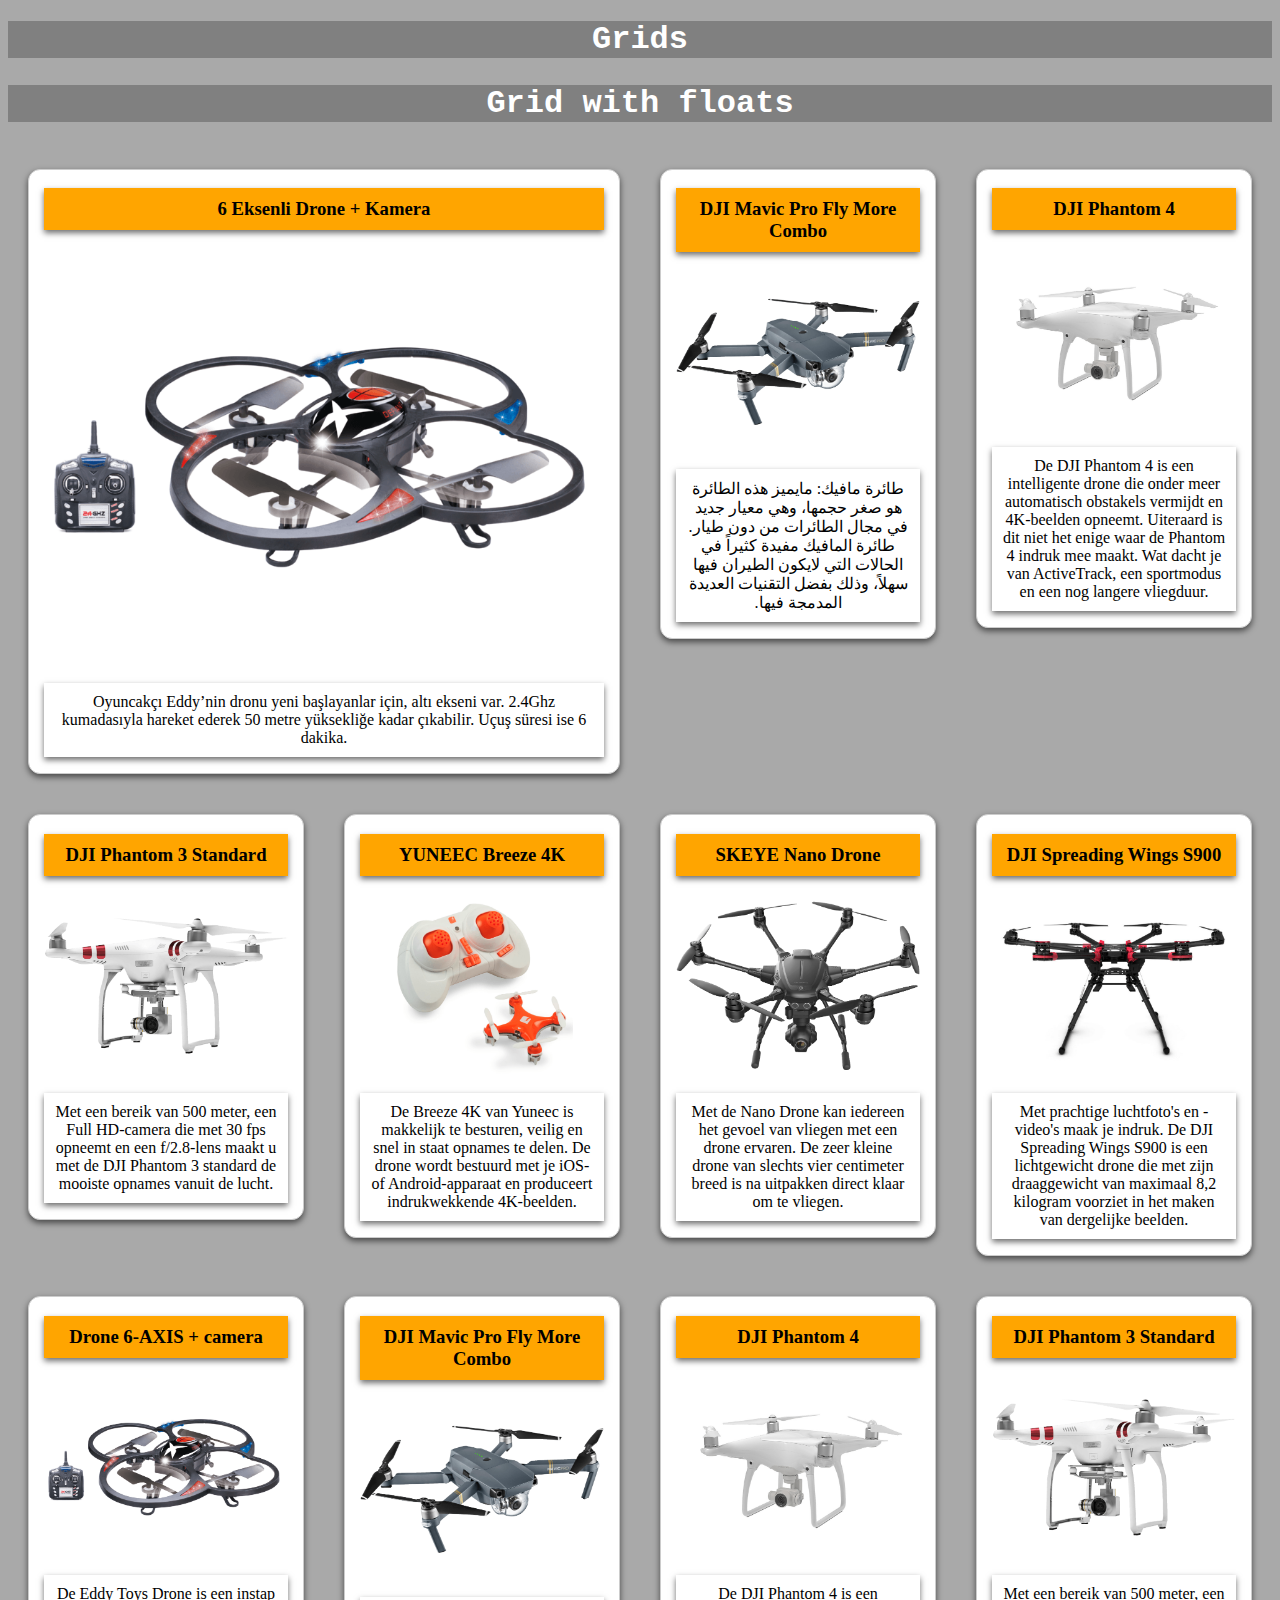
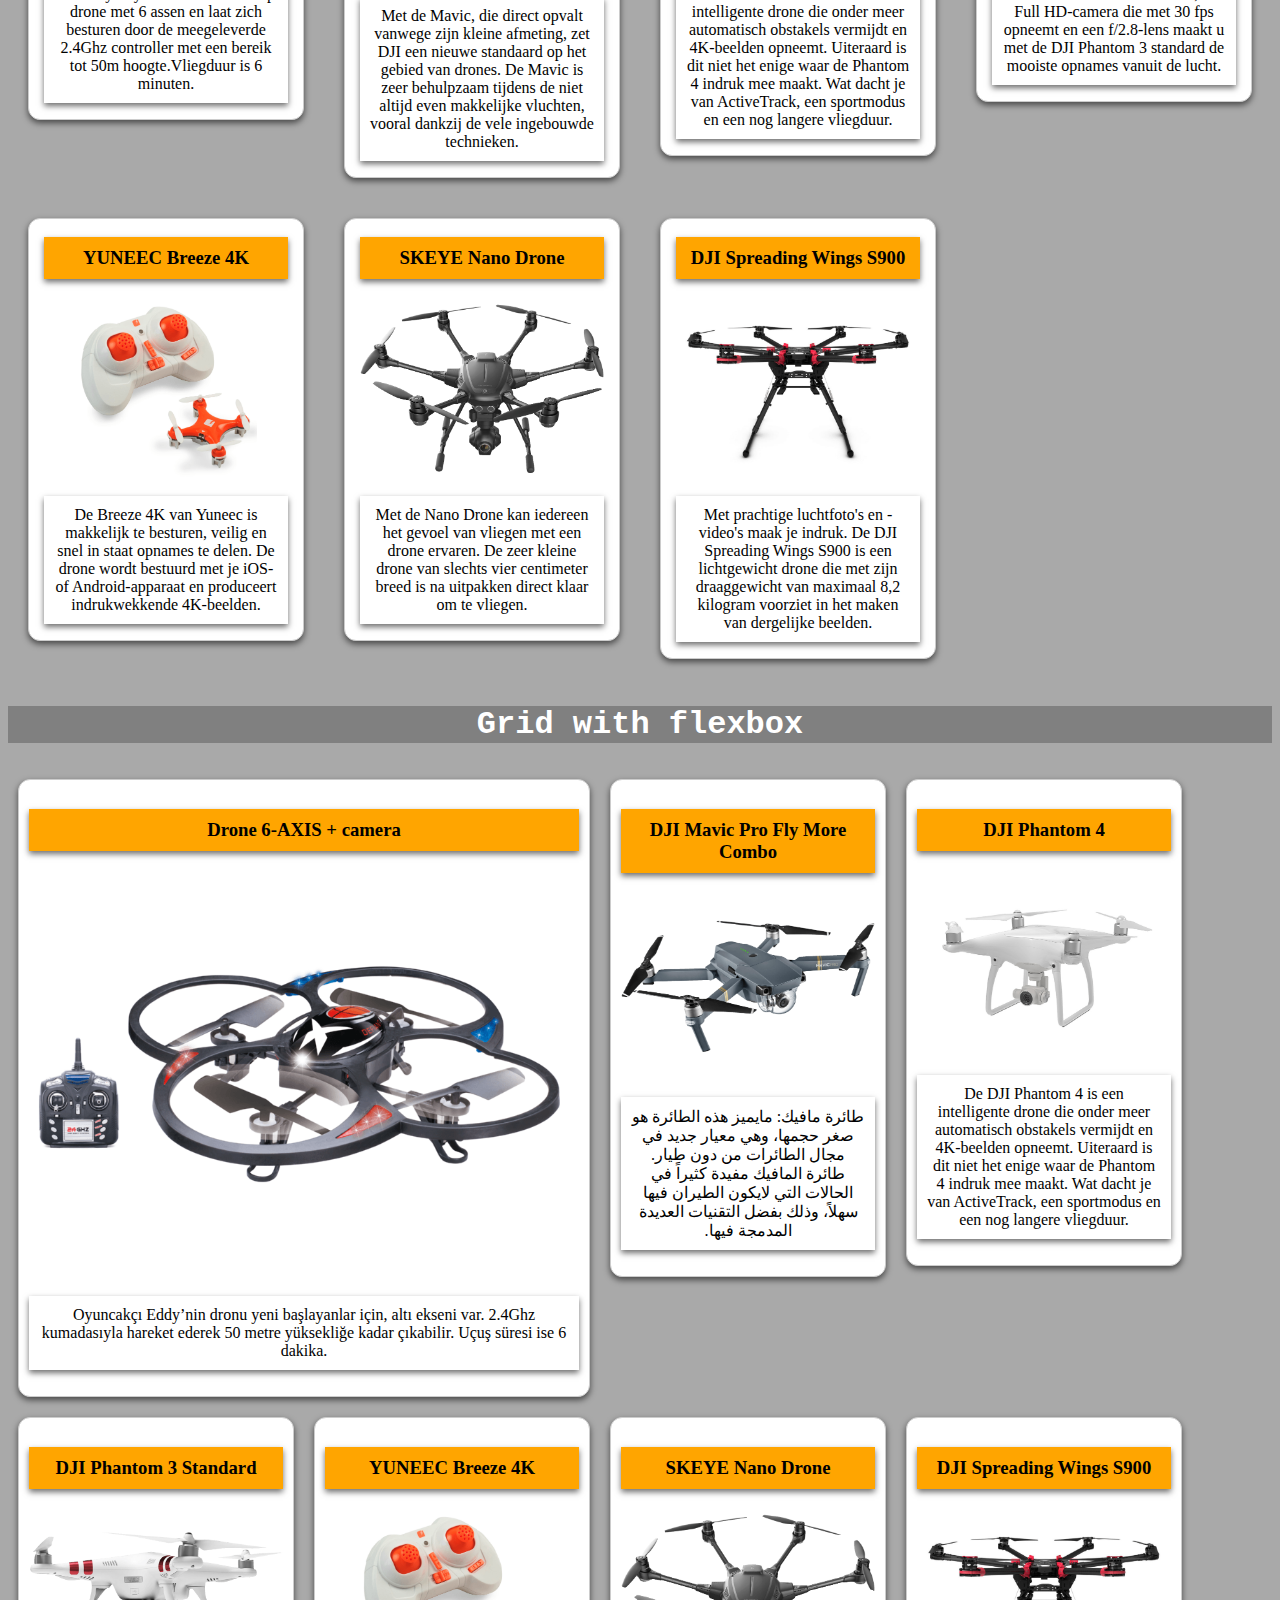
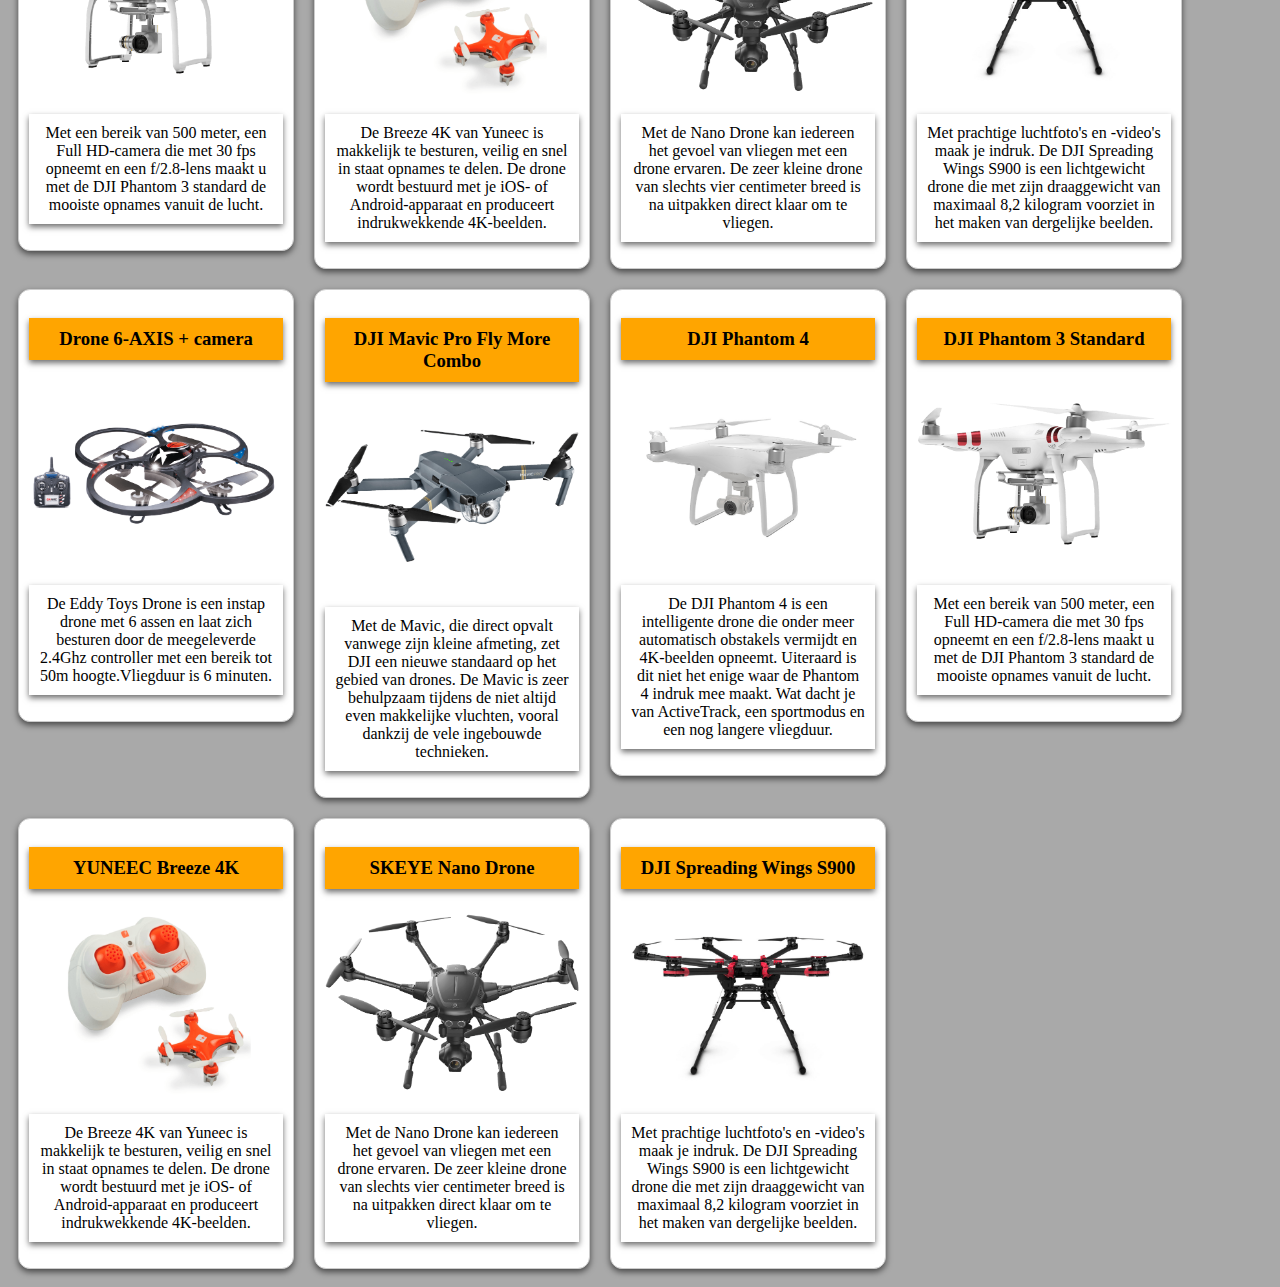
<file: Homework2/index.html>
<!doctype html>
<html>
    <head>
        <meta charset="utf-8">
        <meta name="viewport" content="width=device-width, initial-scale=1.0">
        <title>Grids</title>
        <link rel="stylesheet" href="style.css">
    </head>
    <body>
        <header>
            <h1>Grids</h1>
        </header>
        <main>
            <section>
                <h2>Grid with floats</h2>
                <ul id="grid-floats">
                    <li class="grid-item">
                        <h3>6 Eksenli Drone + Kamera</h3>
                        <img src="images/drone1.png">
                        <p>Oyuncakçı Eddy’nin dronu yeni başlayanlar için, altı ekseni var. 2.4Ghz kumadasıyla hareket ederek 50 metre yüksekliğe kadar çıkabilir. Uçuş süresi ise 6 dakika.</p>
                    </li>
                    <li class="grid-item">
                        <h3>DJI Mavic Pro Fly More Combo</h3>
                        <img src="images/drone2.png">
                         <p dir="rtl">طائرة مافيك: مايميز هذه الطائرة هو صغر حجمها، وهي معيار جديد في مجال الطائرات من دون طيار. طائرة المافيك مفيدة كثيراً في الحالات التي لايكون الطيران فيها سهلاً، وذلك بفضل التقنيات العديدة المدمجة فيها.</p>
                    </li>
                    <li class="grid-item">
                        <h3>DJI Phantom 4</h3>
                        <img src="images/drone3.png">
                        <p>De DJI Phantom 4 is een intelligente drone die onder meer automatisch obstakels vermijdt en 4K-beelden opneemt. Uiteraard is dit niet het enige waar de Phantom 4 indruk mee maakt. Wat dacht je van ActiveTrack, een sportmodus en een nog langere vliegduur.</p>
                    </li>
                    <li class="grid-item">
                        <h3>DJI Phantom 3 Standard</h3>
                        <img src="images/drone4.png">
                        <p>Met een bereik van 500 meter, een Full HD-camera die met 30 fps opneemt en een f/2.8-lens maakt u met de DJI Phantom 3 standard de mooiste opnames vanuit de lucht.</p>
                    </li>
                    <li class="grid-item">
                        <h3>YUNEEC Breeze 4K</h3>
                        <img src="images/drone5.png">
                        <p>De Breeze 4K van Yuneec is makkelijk te besturen, veilig en snel in staat opnames te delen. De drone wordt bestuurd met je iOS- of Android-apparaat en produceert indrukwekkende 4K-beelden.</p>
                    </li>
                    <li class="grid-item">
                        <h3>SKEYE Nano Drone</h3>
                        <img src="images/drone6.png">
                        <p>Met de Nano Drone kan iedereen het gevoel van vliegen met een drone ervaren. De zeer kleine drone van slechts vier centimeter breed is na uitpakken direct klaar om te vliegen.</p>
                    </li>
                    <li class="grid-item">
                        <h3>DJI Spreading Wings S900</h3>
                        <img src="images/drone7.png">
                        <p>Met prachtige luchtfoto's en -video's maak je indruk. De DJI Spreading Wings S900 is een lichtgewicht drone die met zijn draaggewicht van maximaal 8,2 kilogram voorziet in het maken van dergelijke beelden.</p>
                    </li>
                    <li class="grid-item">
                        <h3>Drone 6-AXIS + camera</h3>
                        <img src="images/drone1.png">
                        <p>De Eddy Toys Drone is een instap drone met 6 assen en laat zich besturen door de meegeleverde 2.4Ghz controller met een bereik tot 50m hoogte.Vliegduur is 6 minuten.</p>
                    </li>
                    <li class="grid-item">
                        <h3>DJI Mavic Pro Fly More Combo</h3>
                        <img src="images/drone2.png">
                        <p>Met de Mavic, die direct opvalt vanwege zijn kleine afmeting, zet DJI een nieuwe standaard op het gebied van drones. De Mavic is zeer behulpzaam tijdens de niet altijd even makkelijke vluchten, vooral dankzij de vele ingebouwde technieken.</p>
                    </li>
                    <li class="grid-item">
                        <h3>DJI Phantom 4</h3>
                        <img src="images/drone3.png">
                        <p>De DJI Phantom 4 is een intelligente drone die onder meer automatisch obstakels vermijdt en 4K-beelden opneemt. Uiteraard is dit niet het enige waar de Phantom 4 indruk mee maakt. Wat dacht je van ActiveTrack, een sportmodus en een nog langere vliegduur.</p>
                    </li>
                    <li class="grid-item">
                        <h3>DJI Phantom 3 Standard</h3>
                        <img src="images/drone4.png">
                        <p>Met een bereik van 500 meter, een Full HD-camera die met 30 fps opneemt en een f/2.8-lens maakt u met de DJI Phantom 3 standard de mooiste opnames vanuit de lucht.</p>
                    </li>
                    <li class="grid-item">
                        <h3>YUNEEC Breeze 4K</h3>
                        <img src="images/drone5.png">
                        <p>De Breeze 4K van Yuneec is makkelijk te besturen, veilig en snel in staat opnames te delen. De drone wordt bestuurd met je iOS- of Android-apparaat en produceert indrukwekkende 4K-beelden.</p>
                    </li>
                    <li class="grid-item">
                        <h3>SKEYE Nano Drone</h3>
                        <img src="images/drone6.png">
                        <p>Met de Nano Drone kan iedereen het gevoel van vliegen met een drone ervaren. De zeer kleine drone van slechts vier centimeter breed is na uitpakken direct klaar om te vliegen.</p>
                    </li>
                    <li class="grid-item">
                        <h3>DJI Spreading Wings S900</h3>
                        <img src="images/drone7.png">
                        <p>Met prachtige luchtfoto's en -video's maak je indruk. De DJI Spreading Wings S900 is een lichtgewicht drone die met zijn draaggewicht van maximaal 8,2 kilogram voorziet in het maken van dergelijke beelden.</p>
                    </li>
                </ul>
                
            </section>
            <section>
                <h2>Grid with flexbox</h2>
                <ul id="grid-flex">
                    <li class="grid-item">
                        <h3>Drone 6-AXIS + camera</h3>
                        <img src="images/drone1.png">
                        <p>Oyuncakçı Eddy’nin dronu yeni başlayanlar için, altı ekseni var. 2.4Ghz kumadasıyla hareket ederek 50 metre yüksekliğe kadar çıkabilir. Uçuş süresi ise 6 dakika.</p>
                    </li>
                    <li class="grid-item">
                        <h3>DJI Mavic Pro Fly More Combo</h3>
                        <img src="images/drone2.png">
                         <p dir="rtl">طائرة مافيك: مايميز هذه الطائرة هو صغر حجمها، وهي معيار جديد في مجال الطائرات من دون طيار. طائرة المافيك مفيدة كثيراً في الحالات التي لايكون الطيران فيها سهلاً، وذلك بفضل التقنيات العديدة المدمجة فيها.</p>
                    </li>
                    <li class="grid-item">
                        <h3>DJI Phantom 4</h3>
                        <img src="images/drone3.png">
                        <p>De DJI Phantom 4 is een intelligente drone die onder meer automatisch obstakels vermijdt en 4K-beelden opneemt. Uiteraard is dit niet het enige waar de Phantom 4 indruk mee maakt. Wat dacht je van ActiveTrack, een sportmodus en een nog langere vliegduur.</p>
                    </li>
                    <li class="grid-item">
                        <h3>DJI Phantom 3 Standard</h3>
                        <img src="images/drone4.png">
                        <p>Met een bereik van 500 meter, een Full HD-camera die met 30 fps opneemt en een f/2.8-lens maakt u met de DJI Phantom 3 standard de mooiste opnames vanuit de lucht.</p>
                    </li>
                    <li class="grid-item">
                        <h3>YUNEEC Breeze 4K</h3>
                        <img src="images/drone5.png">
                        <p>De Breeze 4K van Yuneec is makkelijk te besturen, veilig en snel in staat opnames te delen. De drone wordt bestuurd met je iOS- of Android-apparaat en produceert indrukwekkende 4K-beelden.</p>
                    </li>
                    <li class="grid-item">
                        <h3>SKEYE Nano Drone</h3>
                        <img src="images/drone6.png">
                        <p>Met de Nano Drone kan iedereen het gevoel van vliegen met een drone ervaren. De zeer kleine drone van slechts vier centimeter breed is na uitpakken direct klaar om te vliegen.</p>
                    </li>
                    <li class="grid-item">
                        <h3>DJI Spreading Wings S900</h3>
                        <img src="images/drone7.png">
                        <p>Met prachtige luchtfoto's en -video's maak je indruk. De DJI Spreading Wings S900 is een lichtgewicht drone die met zijn draaggewicht van maximaal 8,2 kilogram voorziet in het maken van dergelijke beelden.</p>
                    </li>
                    <li class="grid-item">
                        <h3>Drone 6-AXIS + camera</h3>
                        <img src="images/drone1.png">
                        <p>De Eddy Toys Drone is een instap drone met 6 assen en laat zich besturen door de meegeleverde 2.4Ghz controller met een bereik tot 50m hoogte.Vliegduur is 6 minuten.</p>
                    </li>
                    <li class="grid-item">
                        <h3>DJI Mavic Pro Fly More Combo</h3>
                        <img src="images/drone2.png">
                        <p>Met de Mavic, die direct opvalt vanwege zijn kleine afmeting, zet DJI een nieuwe standaard op het gebied van drones. De Mavic is zeer behulpzaam tijdens de niet altijd even makkelijke vluchten, vooral dankzij de vele ingebouwde technieken.</p>
                    </li>
                    <li class="grid-item">
                        <h3>DJI Phantom 4</h3>
                        <img src="images/drone3.png">
                        <p>De DJI Phantom 4 is een intelligente drone die onder meer automatisch obstakels vermijdt en 4K-beelden opneemt. Uiteraard is dit niet het enige waar de Phantom 4 indruk mee maakt. Wat dacht je van ActiveTrack, een sportmodus en een nog langere vliegduur.</p>
                    </li>
                    <li class="grid-item">
                        <h3>DJI Phantom 3 Standard</h3>
                        <img src="images/drone4.png">
                        <p>Met een bereik van 500 meter, een Full HD-camera die met 30 fps opneemt en een f/2.8-lens maakt u met de DJI Phantom 3 standard de mooiste opnames vanuit de lucht.</p>
                    </li>
                    <li class="grid-item">
                        <h3>YUNEEC Breeze 4K</h3>
                        <img src="images/drone5.png">
                        <p>De Breeze 4K van Yuneec is makkelijk te besturen, veilig en snel in staat opnames te delen. De drone wordt bestuurd met je iOS- of Android-apparaat en produceert indrukwekkende 4K-beelden.</p>
                    </li>
                    <li class="grid-item">
                        <h3>SKEYE Nano Drone</h3>
                        <img src="images/drone6.png">
                        <p>Met de Nano Drone kan iedereen het gevoel van vliegen met een drone ervaren. De zeer kleine drone van slechts vier centimeter breed is na uitpakken direct klaar om te vliegen.</p>
                    </li>
                    <li class="grid-item">
                        <h3>DJI Spreading Wings S900</h3>
                        <img src="images/drone7.png">
                        <p>Met prachtige luchtfoto's en -video's maak je indruk. De DJI Spreading Wings S900 is een lichtgewicht drone die met zijn draaggewicht van maximaal 8,2 kilogram voorziet in het maken van dergelijke beelden.</p>
                    </li>
                </ul>
            </section>
        </main>
    </body>
</html>
</file>
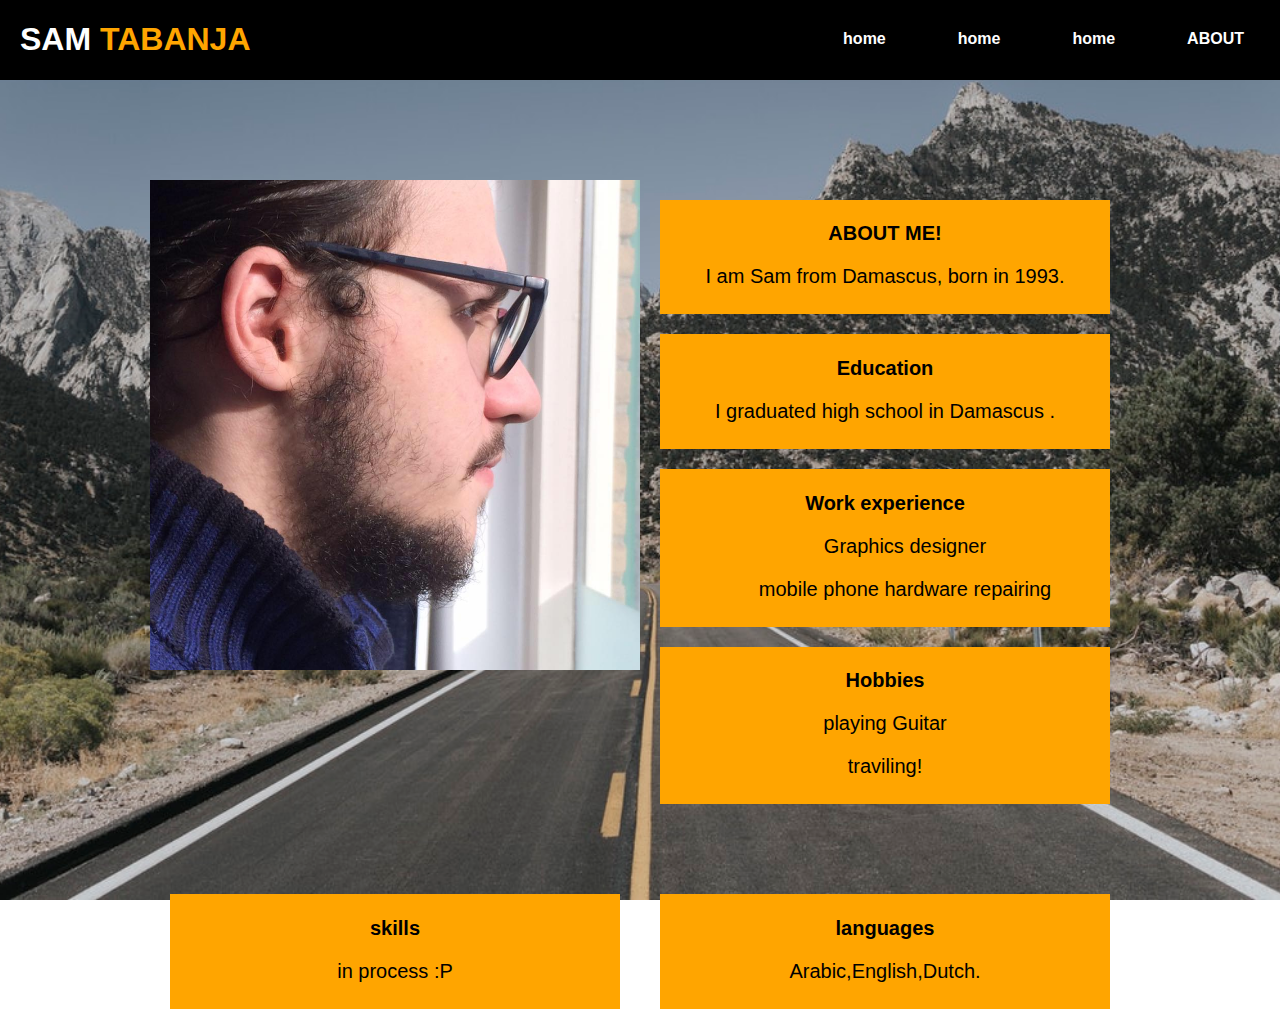
<file: week1/index.html>
<!DOCTYPE html>
<html>
    <head>
       <link rel="stylesheet" type="text/css" href="style.css">
    </head>
    <body >
        
    <div>
     <nav>
         <h1 id=LogoName>SAM <strong style="color: orange">TABANJA</strong></h1>
         <ul id=Ulnav>
            <li class="linav"><a href="#">ABOUT</a></li>
            <li class="linav" ><a href="#">home</a></li>
            <li class="linav" ><a href="#">home</a></li>
            <li class="linav"><a href="#">home</a></li>
            
         </ul>
     </nav>

        <main>
            <div class=row >
             <article class=column>
                <img src="SamFace.jpg">
             </article>
             <article class=column >
                 <section class="article">
                    <h2>ABOUT ME!</h2>
                    <p>
                         I am Sam  from Damascus, born in 1993.
                    </p> 
                 </section>

                 <section class="article" >
                        <h2> Education </h2>
                        <p>
                            I graduated high school in Damascus . 
                        </p> 
                     </section>
                     <section class="article" >
                            <h2> Work experience </h2>
                             <ul style="color:black;">
                                <p>Graphics designer</p>
                                <p>mobile phone hardware repairing</p>
                             </ul>
                         </section>
                         <section class="article" >
                                <h2> Hobbies </h2>
                                <p>playing Guitar</p>
                                <p>traviling!</p>
                                
                             </section>

             </article>

            </div>

            <div class=row >
                    <article class=column>
                            <section class="article" >
                                    <h2> skills </h2>
                                    <p>in process  :P</p> 
                                 </section>
                         </article>
                         <article class=column >
                             <section class="article">
                                <h2>languages</h2>
                                <p>Arabic,English,Dutch.</p> 
                             </section>
            
                             
                               
           
             </div>
            <!--
        <article class=Pic>
           
            <img src="SamFace.jpg">
        </article>

        <article class=text>
                <h2>about me </h2>
               <p>
                    I am Osama Tabnja from Damascus, born in 1993. I graduated high school in Damascus
               </p>
            </article> 
        -->
            
            



            


            


            
        </main>
    </div>
        <footer>
    
        </footer>
    </body>
</html>
</file>
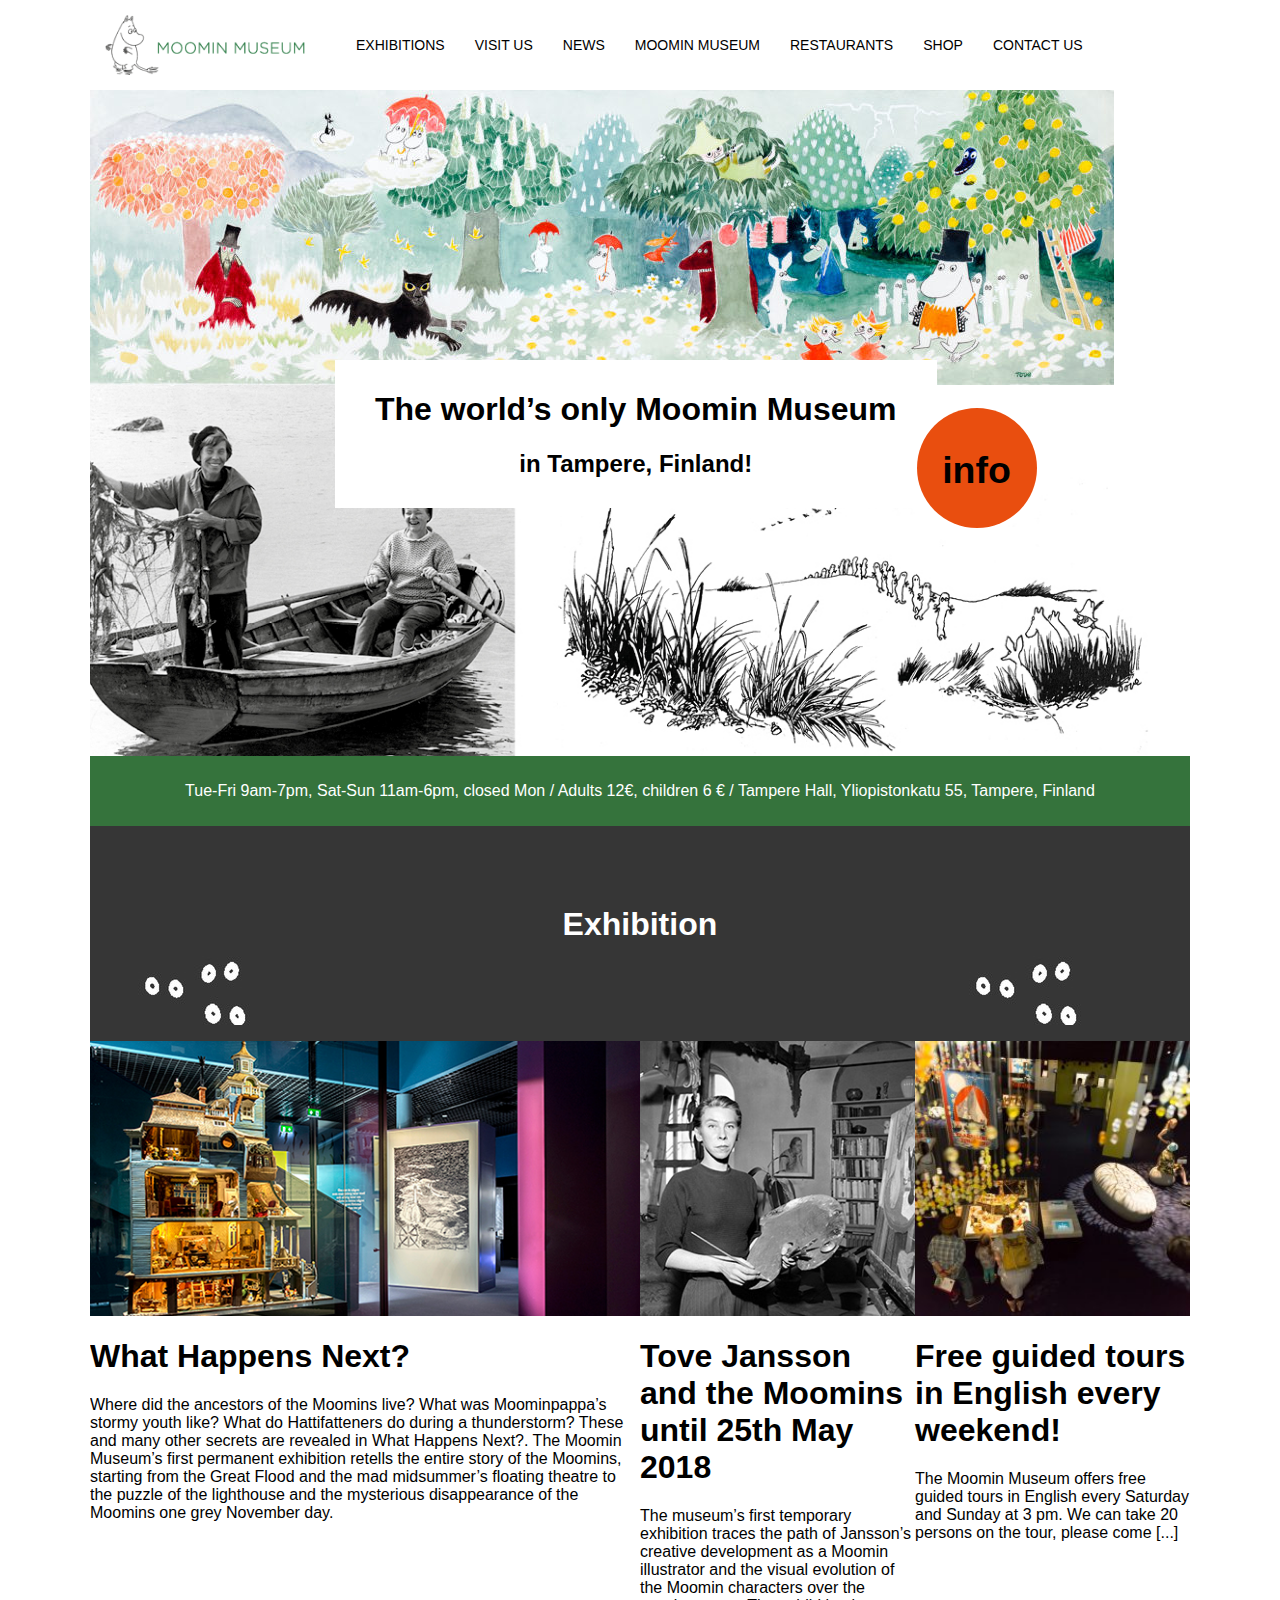
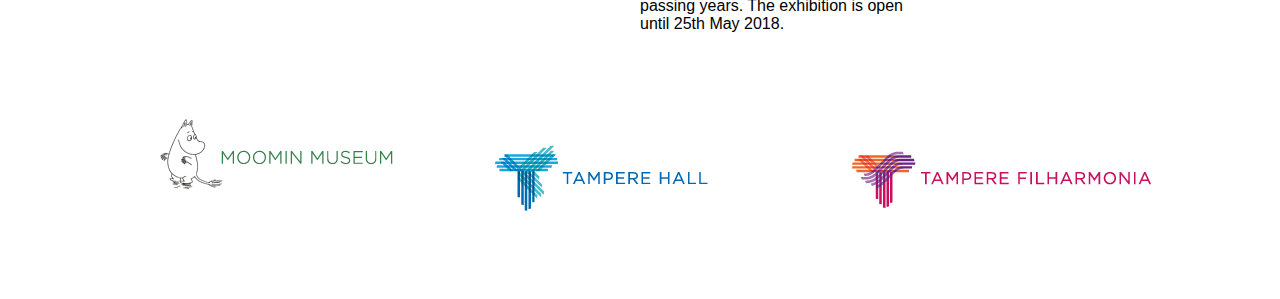
<file: week3/index.html>
<!DOCTYPE html>
<html>
    <head>
        <link rel="stylesheet"       type="text/css"      href="mine.css">

    </head>
    <body>
        
        <header>
            
            <div class="container"> 
                <div class=logo>
                    <img src="pics/logo-muumimuseo-en.png">
                </div>
                <div class="nav">
                    <ul>
                        <li><a>Exhibitions</a></li>
                        <li><a>visit us</a></li>
                        <li><a>news</a></li>
                        <li><a>Moomin museum</a></li>
                        <li><a>Restaurants</a></li>
                        <li><a>Shop</a></li>
                        <li><a>Contact us</a></li>
                        
                    </ul>
                </div>
            </div>

        </header>


        <main>
            <div class="container"> 
                          
                <div>
                 <img src="pics/first.jpg">
                </div>

                <div id=text1>
                    <div id="text2">
                     <h1> The world’s only Moomin Museum </h1> 
                       <h2> in Tampere, Finland!</h2>
                    </div>
                       <div class="circle"><h2>info</h2></div>

                </div>

                <div>

                    <img src="pics/tweede.jpg">
                <div>
                    
                <div id=text3>
                    <p>Tue-Fri 9am-7pm, Sat-Sun 11am-6pm, closed Mon / Adults 12€, children 6 € / 
                        Tampere Hall, Yliopistonkatu 55, Tampere, Finland
                    </p>
                </div>

                 <div id=Exhibition>
                    
                    <img src="pics/silmat-vasen.gif" alt="">

                     <h1>Exhibition</h1>
                      <img src="pics/silmat-vasen.gif" alt="">
                
                 </div>


                 <div id=box>
                     <div class="boxclass">
                         <img src="pics/A7A5306-570px.jpg" style="width: 100%;  height: auto;">
                         <h1>
                                What Happens Next?

                         </h1>
                         <p>
                                Where did the ancestors of the Moomins live? What was Moominpappa’s stormy youth like? What do Hattifatteners do during a thunderstorm? These and many other secrets are revealed in What Happens Next?.
                                
                                The Moomin Museum’s first permanent exhibition retells the entire story of the Moomins, starting from the Great Flood and the mad midsummer’s floating theatre to the puzzle of the lighthouse and the mysterious disappearance of the Moomins one grey November day.
                         </p>
                     </div>
                     <div class="boxclass">
                            <img src="pics/22043061_285px.jpg"style="width: 100%;  height: auto;">
                            <h1>
                                    Tove Jansson and the Moomins until 25th May 2018
   
                            </h1>
                            <p>
                                    
                                    The museum’s first temporary exhibition traces the path of Jansson’s creative development as a Moomin illustrator and the visual evolution of the Moomin characters over the passing years.  The exhibition is open until 25th May 2018.
                            </p>
                        </div>                     <div class="boxclass">
                                <img src="pics/A7A5934-260x260.jpg" style="width: 100%;  height: auto;">
                                <h1>
                                        Free guided tours in English every weekend!
       
                                </h1>
                                <p>
                                        The Moomin Museum offers free guided tours in English every Saturday and Sunday at 3 pm. We can take 20 persons on the tour, please come [...]
                                </p>
                            </div>
                            
                    

                            
                 </div>




            </div>



        </main>
        <footer>

            <div class="container">

                <div id=logos>

                    <img src="pics/logo-muumimuseo-en.png">
                    <img src="pics/logo1.png">
                    <img src="pics/logo2.png">
                </div>

            </div>

        </footer>
    </body>
</html>
</file>
<file: Homework2/style.css>
html{
    
}

body {text-align: center;
    background-color:darkgrey;
   
    
}

h1,h2{

    background-color: gray;
    font-size: 2em;
    font-family: 'Courier New', Courier, monospace;
    color: white;
    
}





h1:hover,h2:hover{

background-color:orange;
color:black;

}



#grid-floats:after {
    content: "";
    display: table;
    clear: both;
    
  }

  
  ul {
    margin: 0;
    padding: 0;
    list-style-type: none;
    
  }
  

  .grid-item {
    list-style-type: none;
    float: left;
    padding-left: 15px;
    padding-right: 15px;
    box-sizing: border-box;
    background: white;
    margin:20px;
    box-shadow: 0px 3px 6px rgba(0, 0, 0, 0.575);
    
    transition: .5s ease;
    
        border: 1px solid #ccc;
        border-radius: 12px;
      
    }
   



p{
    width: auto ;
    background-color: white;
    border: solid black px;
    box-shadow: 0px 3px 6px rgba(0, 0, 0, 0.575);
    padding: 10px;
   

    
}

h3 { width: 0 auto;
    background-color: orange;
    border: solid black px;
    box-shadow: 0px 3px 6px rgba(0, 0, 0, 0.575);
    padding: 10px }

  img {
    max-width: 100%;
    height: auto;
    display: block;
  }





/*phone screen */

@media screen and (min-width: 400px) {
    
    #grid-floats li {  
        
        width: calc( 50% - 40px ) ;
}
    
#grid-floats li:nth-child(6) , #grid-floats li:nth-child(12)   { 
    clear: both;
}


    #grid-floats li:nth-child(-n+1){  
        
        width: calc( 100% - 40px )
           
    }
      
}
  
    
 



/*tab screen */


@media screen and (min-width: 768px) {
    #grid-floats li {  
        
        width: calc( 25% - 40px ) ;
             
    }
    #grid-floats li:nth-child(6) , #grid-floats li:nth-child(12)   { 
        clear: none;
    }
    

    #grid-floats li:nth-child(7) , #grid-floats li:nth-child(11)   { 
        clear: both;
    }

    #grid-floats li:nth-child(-n+2){  
        
        width: calc( 50% - 40px );
       
    }
      
}
  


/*full screen */

@media screen and (min-width: 1024px) {
    #grid-floats li:nth-child(n+2) {  
        
        width: calc( 25% - 40px ) ;
             
    }

    #grid-floats li:nth-child(6) , #grid-floats li:nth-child(12)   { 
        clear: none;
    }
    
    #grid-floats li:nth-child(4) , #grid-floats li:nth-child(12)  { 
        clear: both;
    }
    #grid-floats li:nth-child(7) , #grid-floats li:nth-child(11) {clear:none}
   
    #grid-floats li:nth-child(-n+1){  
        
        width: calc( 50% - 40px );
       
    }
      
}




/*flex box */


#grid-flex{
    display:flex;
    flex-wrap: wrap;
    flex-direction: row;
    justify-content: flex-start;
    align-items: flex-start;
    align-content: flex-start;
    align-self: auto;
     
    
}



#grid-flex .grid-item{
    
    margin: 10px ;
    padding: 10px;
    background-color: white;
    overflow: fixed;
    height:auto;
    box-sizing: border-box;
}




/*phone screen */

@media screen and (min-width: 400px) {
    
    #grid-flex li {  
        
        width: calc( 50% - 40px ) ;
}
    
   


    #grid-flex li:nth-child(-n+1){  
        
        width: calc( 100% - 40px )
           
    }
      
}
  
/*tab screen */

@media screen and (min-width: 768px) {
    #grid-flex li {  
        
        width: calc( 25% - 40px ) ;
             
    }

  

    #grid-flex li:nth-child(-n+2){  
        
        width: calc( 50% - 60px );
       
    }
      
}
  


/*full screen */

@media screen and (min-width: 1024px) {
    #grid-flex li:nth-child(n+2) {  
        
        width: calc( 25% - 40px ) ;
             
    }

  
   
    #grid-flex li:nth-child(-n+1){  
        
        width: calc( 50% - 60px );
       
    }
      
}
</file>
<file: week1/style.css>
html{
     background-image: url(3.jpg);
     background-repeat: no-repeat;
     background-size: cover;
     background-attachment: fixed;
     background-position: center;
     
    }

body{
     font-family: Arial, Helvetica, sans-serif;
     margin:0 auto;
     padding: 0 auto ;
}



 nav{
     background-color:black;
     
     overflow:auto;
     padding: auto;
     
     
     
     
     
}

#LogoName {
             font-size: 2em;
             float:left;
             color :white;
             padding-left: 20px
} 

#Ulnav{
}

  .linav{
    float:right;
     margin-left:20px;
     margin-right:20px;
     
    
     
     
}

.linav a { 
    display: block;
    color: white;
    text-align: center;
    padding: 14px 16px;
    text-decoration: none;
    font-weight: bold;
    }
     
     
li a:hover { 
        text-decoration: none;
        background-color:white;
        color:black;



}


main{
   
     
   /* opacity: 0.2; */
    height: 400px;
    margin: 100px 100px;
    overflow: fixed;
    text-align: center;
    
    
    

}

h2 , p{color:black;
font-size: 20px}



/*
.Pic{
    float: left;
    margin-right:25px;
}
.text{
    
    height: 400px;
    overflow: fixed;
    text-align: center;
    float: right;
    background-color:white ;
    
    
    
}
*/


.row{
    display: flex;
    
    margin: 50px;
    

    
}

 @media (max-width: 800px) {
    .row {
      -webkit-flex-direction: column;
      flex-direction: column;
    }}

.column{
    width: auto;
    float: left;
    flex: 1;
    
   
    
    
}

img{
    width:100%;
    
    /* filter: blur(10px);*/
  
    
 
     
 }

 .article{
     padding: 6px;
     background-color:orange;
     margin: 20px;
     width: auto;
 }
 
 ul {
    list-style-type: none;
    color:black;
 }

 footer{
     height: 20px;
     margin: 0px;
 }
</file>
<file: week3/mine.css>
/*header {
    box-sizing: border-box;
    display: block;
    float: none;
    
    position: relative;
    z-index: auto;
    background-color: aliceblue;
    margin: 0;
    padding: 0;
    
    
    
}


.container {
    box-sizing: border-box;
    display: block;
    float: none;
    line-height: 33px;
    position: static;
    z-index: auto;
    margin-right: auto;
    margin-left: auto;
    padding: 0 15px;
    width:1170px;

}

header:after {display:table;
content: "";
clear: both;

}




.logo {
    margin: 16px 35.1px 35.1px 20px;
    box-sizing: border-box;
    display: block;
    float: left;
    line-height: 33px;
    position: static;
    z-index: auto;
    background-color: aqua;
    width: 200px;
    height: 60px;
}


.list {    
   
    box-sizing: border-box;
    display: block;
    float: left;
    line-height: 33px;
    position: static;
    z-index: auto;
    background-color: aqua;
    margin: 0;
    padding: 0;

}


li {    
    
    font-size: 16px;
  
    float: left;
    line-height: 33px;
    position: static;
    z-index: auto;
    background-color: aqua;
}

a{ padding: 40px 10px 40px 10px;
    box-sizing: border-box;
    display: block;}
    
ul {margin: 0;
padding: 0;} */


html , body {margin: 0px;
      padding: 0px;
      font-family: "Montserrat",sans-serif;
}


header  { box-sizing: border-box;
         display: block;
         background-color:white;
         
}

header::after{ display: table;
    content: '';
    clear : both;
               
}


.container {
    max-width:  1100px;
    margin-right: auto;
    margin-left: auto;
    box-sizing: border-box;
}


img{max-width:100%;
    max-height:100%;
    height: auto;
    display: block;
}


.logo {
    float: left;
    width: 200px;
    height: 60px;
    display: block;
    margin: 15px;
    
}


.nav{
      float: left;
      display: none;
      margin: 11px;
}


ul {
padding: 10px;
overflow:hidden;}

li {text-transform: uppercase;
    font-size: 14px;
    float: left;
    display: block;
    margin: 0px 5px ;  
    height: 100%;
    ​text-align: center;
}

a{ 
    padding: 40px 10px ;
    ​text-align: center;
 }


 #text1 {
	text-align: center;
	padding: 10px 15px;
	position: relative;
	margin: 0 auto;
    max-width: 100%;
    align-content: center;
   
    
}

.circle {
    
    
    background-color:rgb(233, 78, 15);
    border-radius: 50%;
    width: 100px;
    height: 100px;
   margin: auto;
  padding: 10px;
  align-items: center;
  display: block;
  text-align: center;
  font-size: 25px
}
  

#text3 {
    color: white;
    background-color: rgb(53, 115, 60);;
    padding: 10px;
    text-align: center;
    
}



#text2 {
    background-color: white;
    padding: 10px 40px;
   
}


#Exhibition {
    height: 215px;
    background-color: rgb(54, 54, 54);
    padding: 10px 40px;
    color: white;
   text-align: center;
    width: 100%;
    box-sizing: border-box;
   
    position: relative;
    
}

#Exhibition h1 {
    padding:9px;
     margin: 20px 23%;

    display: block;
    
   
}

#Exhibition :nth-child(1) {
    float: left;
    display: none;
    position: relative;
}

#Exhibition :nth-child(3) {
    float: right;
    display: none;
    position: relative;
}

#box{
    box-sizing: border-box;
    width: 100%;
   
    position: relative;
    overflow: hidden;

}

 
    




.boxclass {
    float: left;
    margin: 0px;
    
    padding: 0px;
    box-sizing: border-box;
   
   
}

#logos{
    margin: auto;
    align-content: center;
    width: 50%;
    padding: 40px
    
}

#logos :nth-child(n) { float: left;
   align-content: center;
   margin: 10px;
    
}

#logos :nth-child(1) { margin: 30px 
     
 }
.boxclass :nth-child(n+2){padding: px}

@media only screen and (min-width:1100px) {
	#text1 {
		position: absolute;
		top: 350px;
		left: 25%;
        z-index: 2  ;
		
	
    }


    .nav{
        float: left;
        display: block;
        margin: 11px;
  }

  .circle {
    position: relative;
    float: right;
 
    border-radius: 50%;
    bottom: 100px;
    left: 100px;
  
    z-index: 1  ;
}
  
#Exhibition h1 {
    padding-top: 50px;
    display: block;
    float: left;
}

#Exhibition :nth-child(1) {
    float: left;
    display: block;
}

#Exhibition :nth-child(3) {
    float: left;
    display: block;
}


.boxclass {
    float: left;
    width : 25%;
    
    
}
#box :nth-child(1) {width: 50%}

#logos{
    margin: auto;
    
    width: 100%;
    
}

#logos :nth-child(n) { float: left;
   align-content: center;
    
}

}
</file>
